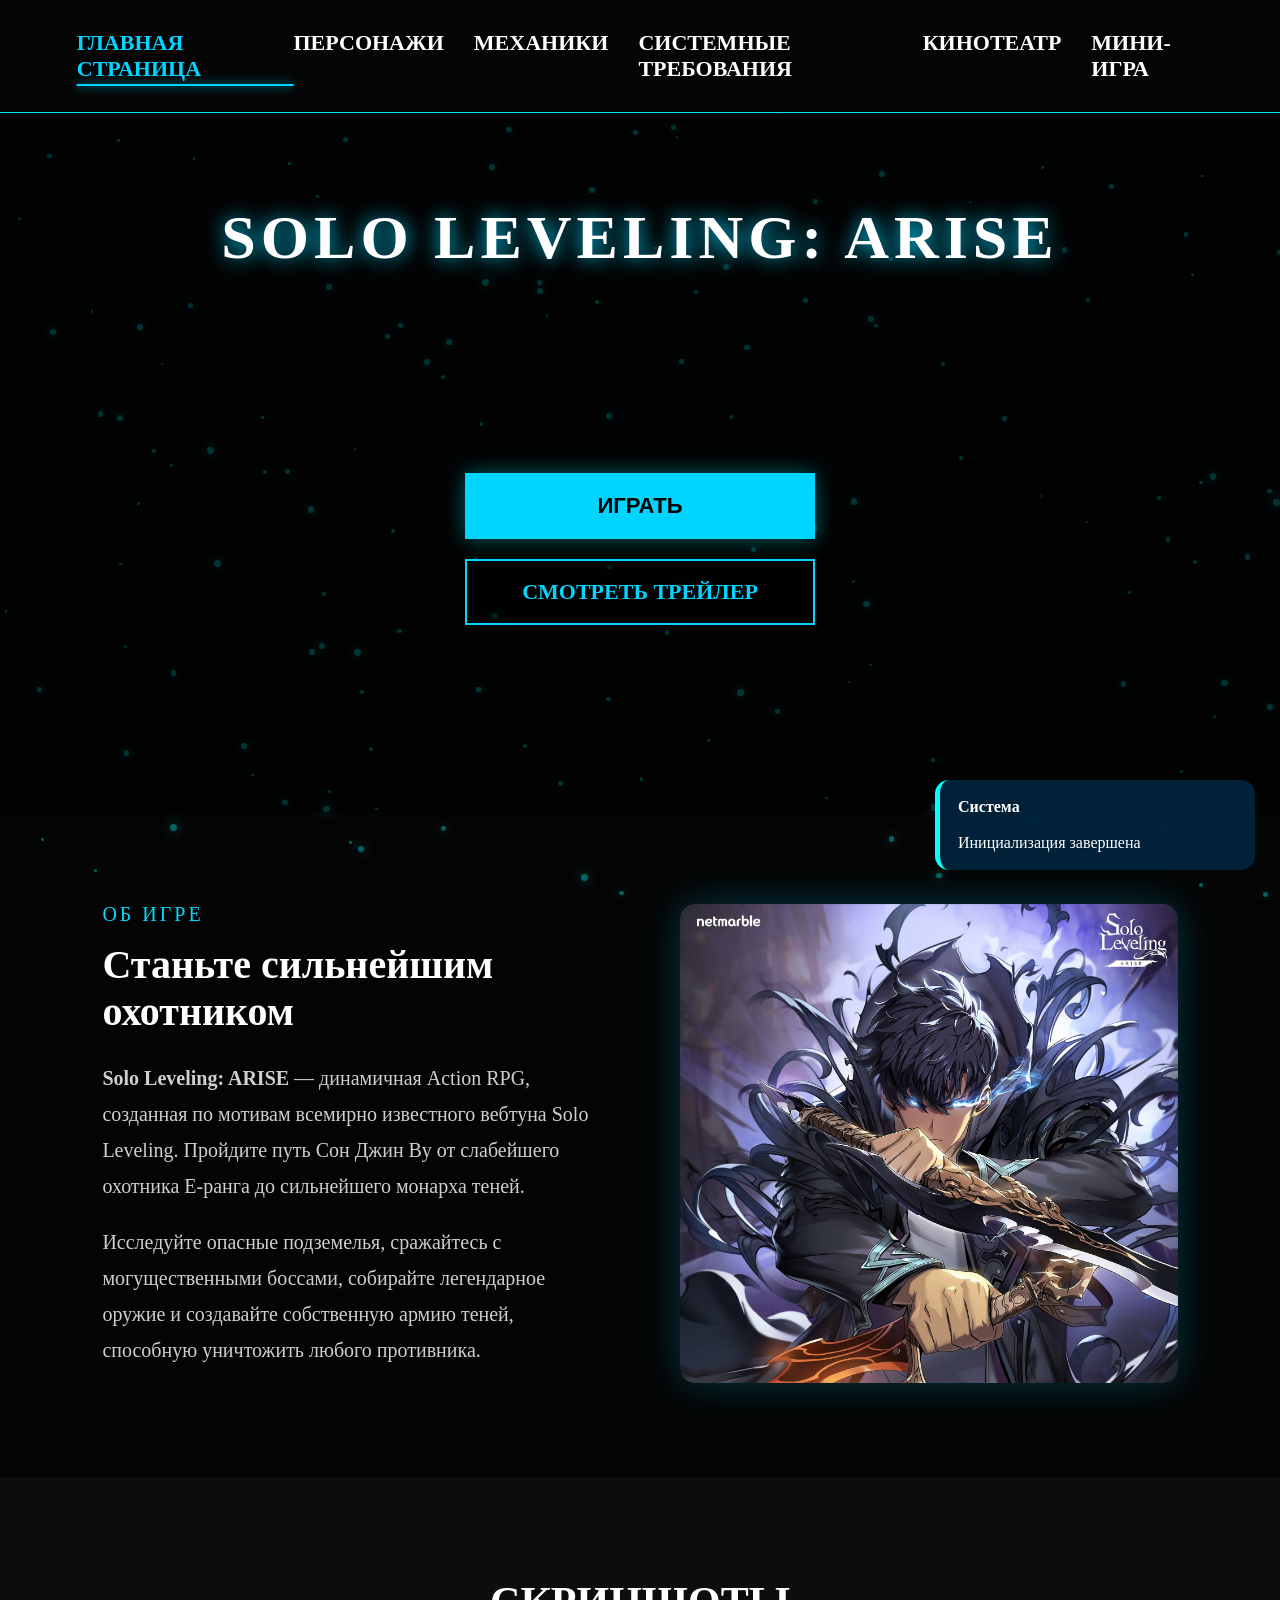
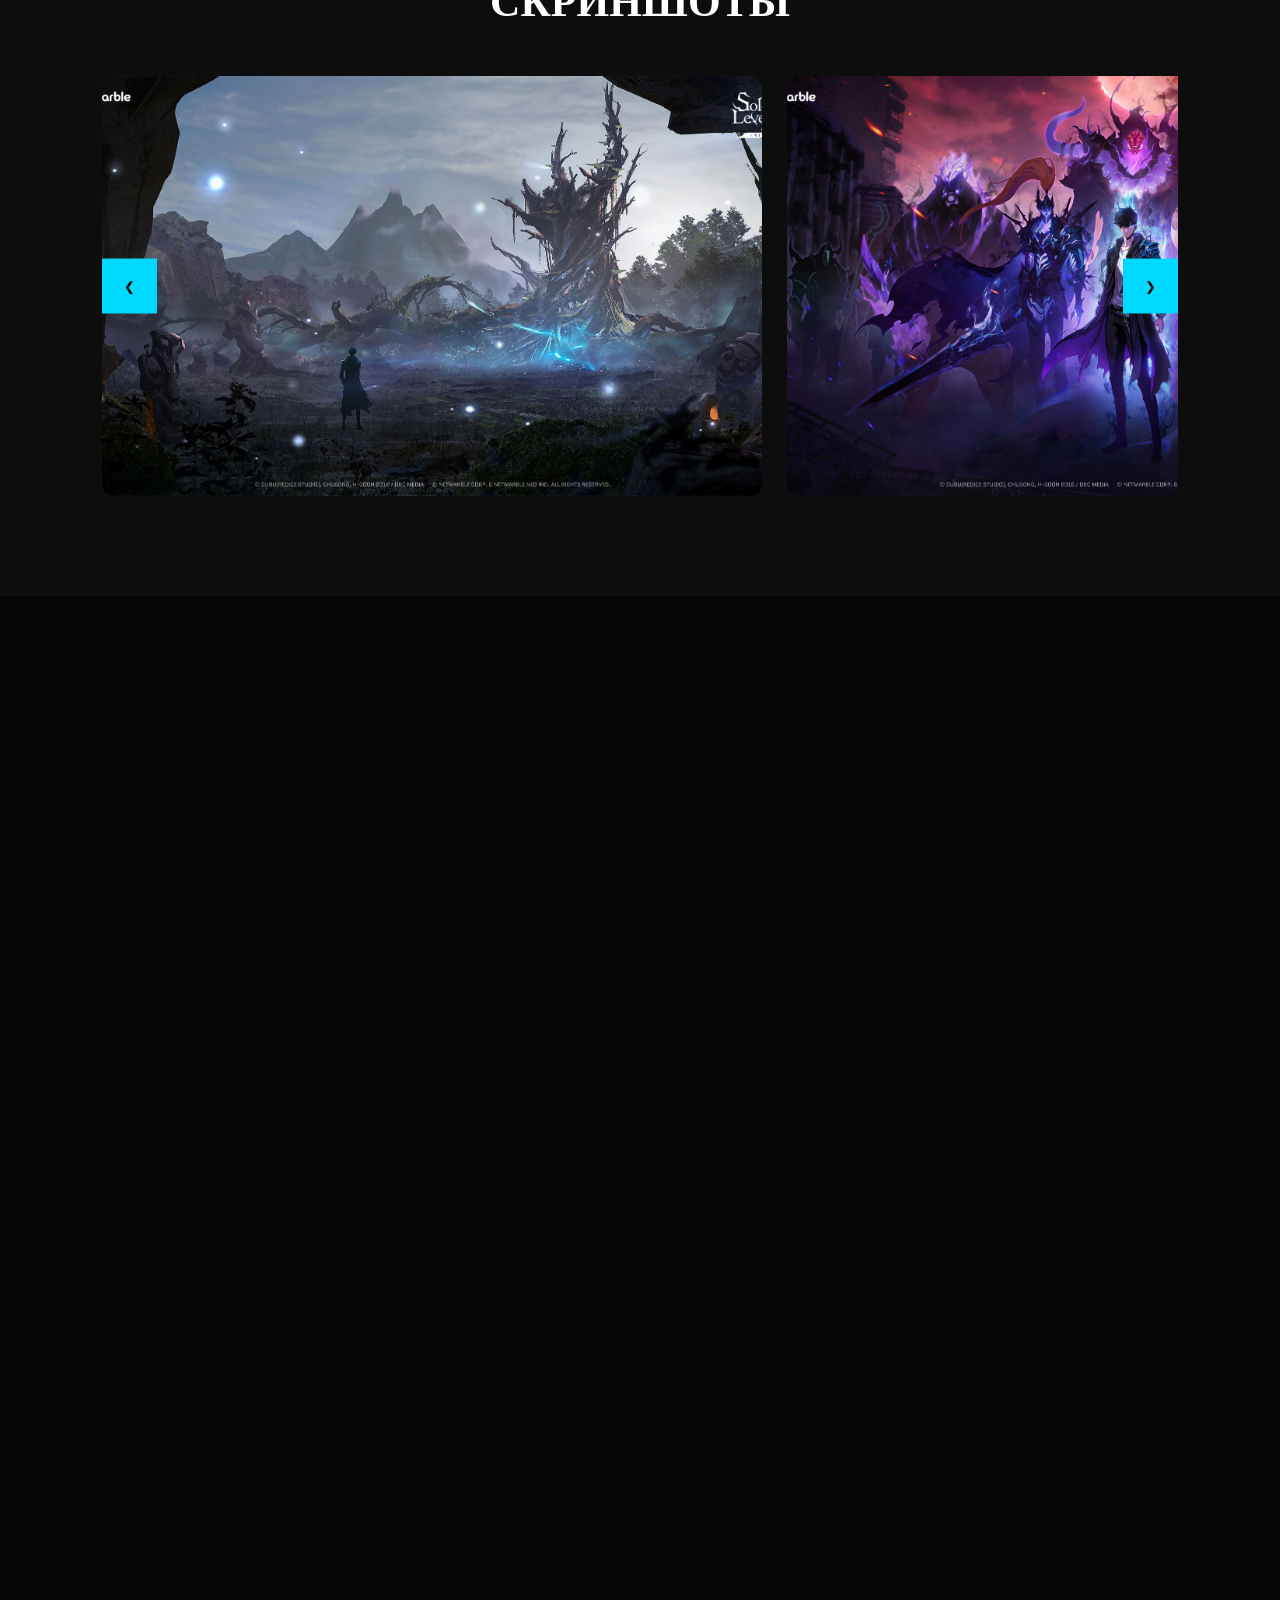
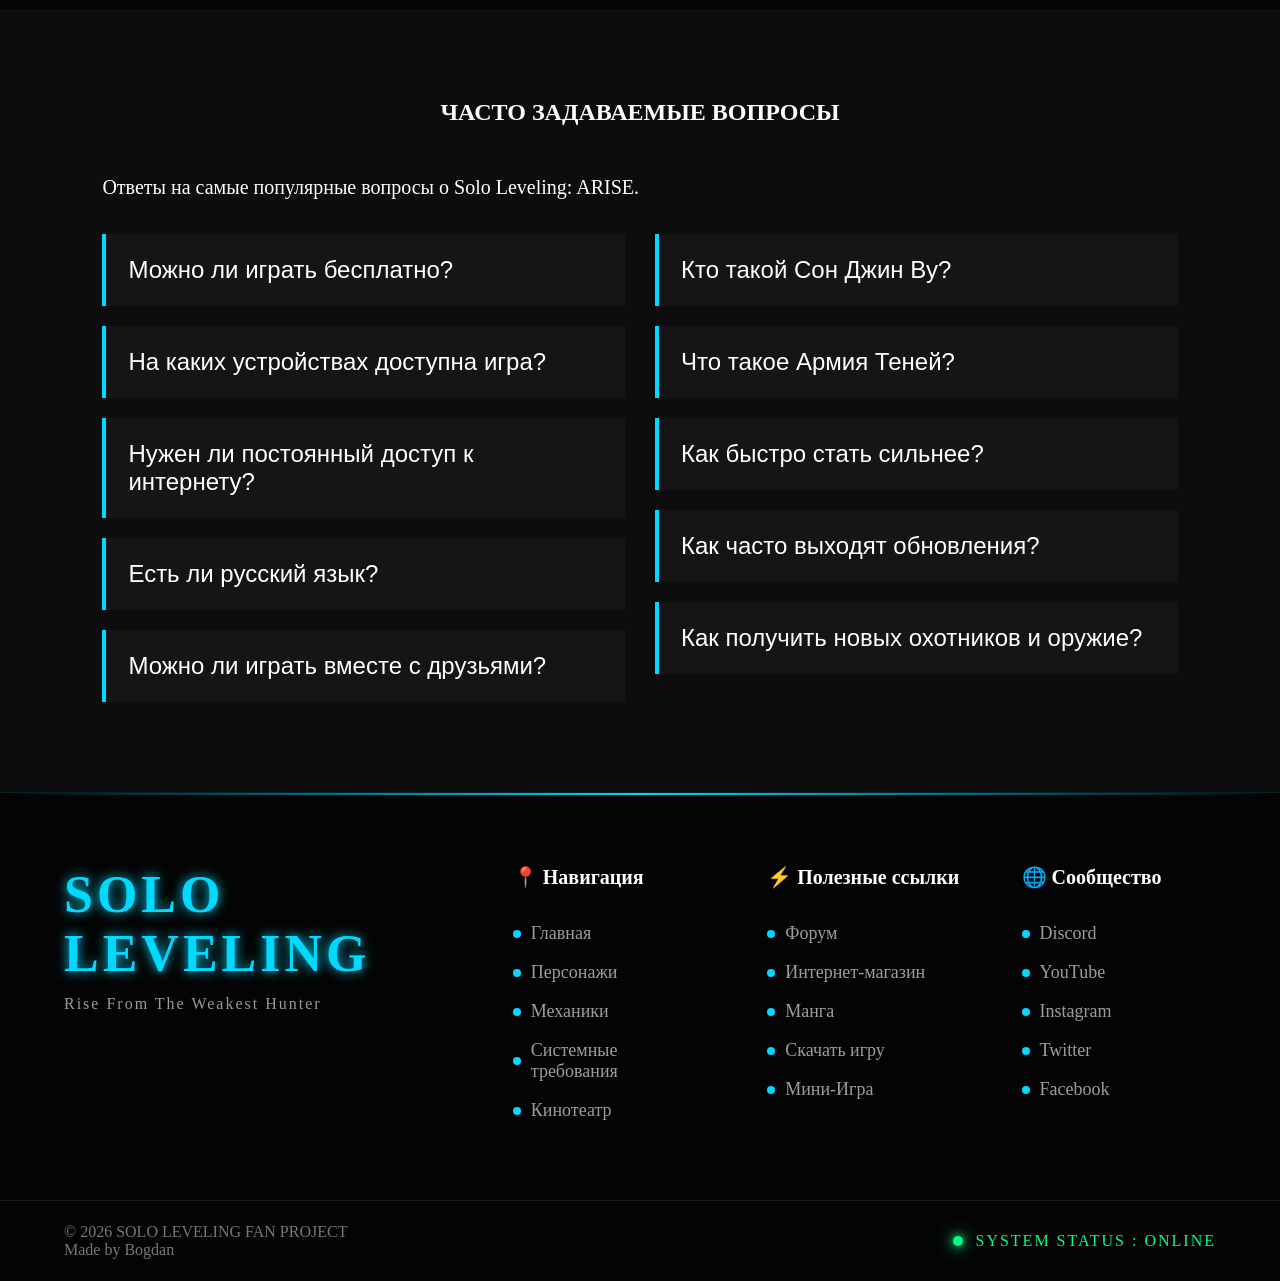
<file: index.html>
<!DOCTYPE html>
<html lang="ru">

<head>
    <meta charset="UTF-8">
    <meta name="viewport" content="width=device-width, initial-scale=1.0">
    <title>Главная</title>
    <link rel="stylesheet" href="/css/global/reset.css">
    <link rel="stylesheet" href="/css/global/navbar.css">
    <link rel="stylesheet" href="/css/global/footer.css">
    <link rel="stylesheet" href="/css/global/loader.css">
    <link rel="stylesheet" href="/css/global/notifications.css">
    <link rel="stylesheet" href="/css/global/particles.css">
    <link rel="stylesheet" href="/css/home/about.css">
    <link rel="stylesheet" href="/css/home/hero.css">
    <link rel="stylesheet" href="/css/home/gallery.css">
    <link rel="stylesheet" href="/css/home/news.css">
    <link rel="stylesheet" href="/css/home/faq.css">
    <link rel="stylesheet" href="/css/home/download.css">
    <link rel="stylesheet" href="/css/animations.css">
    <link rel="icon" href="/assets/icons/favicon.jpg" type="image/png">
</head>

<body>
    <nav class="navbar">
        <a href="index.html" class="active">ГЛАВНАЯ СТРАНИЦА</a>
        <ul class="nav-links">
            <li><a href="/html/characters.html">ПЕРСОНАЖИ</a></li>
            <li><a href="/html/game-info.html">МЕХАНИКИ</a></li>
            <li><a href="/html/requirements.html">СИСТЕМНЫЕ ТРЕБОВАНИЯ</a></li>
            <li><a href="/html/viewer.html">КИНОТЕАТР</a></li>
            <li><a href="/html/mini-game.html">МИНИ-ИГРА</a></li>
        </ul>
    </nav>
    <div id="particles"></div>
    <section class="hero-module">
        <video autoplay muted loop playsinline class="hero-video">
            <source src="/assets/video/hero-video.mp4" type="video/mp4">
        </video>
        <div class="hero-content">
            <h1>SOLO LEVELING: ARISE</h1>
            <div class="cta-group">
                <button class="btn-primary" id="play-btn">
                    ИГРАТЬ
                </button>
                <a href="https://www.youtube.com/watch?v=YvGSK8mIlt8" class="btn-secondary" target="_blank"
                    rel="noopener noreferrer">
                    СМОТРЕТЬ ТРЕЙЛЕР
                </a>
            </div>
        </div>
    </section>
    <section class="about-game hidden">
        <div class="about-content">
            <div class="about-text">
                <span class="section-tag">ОБ ИГРЕ</span>
                <h2>Станьте сильнейшим охотником</h2>

                <p>
                    <strong>Solo Leveling: ARISE</strong> — динамичная Action RPG,
                    созданная по мотивам всемирно известного вебтуна Solo Leveling.
                    Пройдите путь Сон Джин Ву от слабейшего охотника E-ранга до
                    сильнейшего монарха теней.
                </p>

                <p>
                    Исследуйте опасные подземелья, сражайтесь с могущественными
                    боссами, собирайте легендарное оружие и создавайте собственную
                    армию теней, способную уничтожить любого противника.
                </p>
            </div>

            <div class="about-image hidden">
                <img src="/assets/screens/main/main.jpg" alt="Solo Leveling">
            </div>
        </div>
    </section>
    <section class="gallery-section hidden">
        <h2>СКРИНШОТЫ</h2>
        <div class="slider">
            <button class="slider-btn prev">&#10094;</button>
            <div class="slider-track">
                <img src="/assets/screens/1.jpg">
                <img src="/assets/screens/2.jpg">
                <img src="/assets/screens/3.jpg">
                <img src="/assets/screens/4.jpg">
                <img src="/assets/screens/5.jpg">
                <img src="/assets/screens/6.jpg">
                <img src="/assets/screens/7.jpg">
                <img src="/assets/screens/8.jpg">
                <img src="/assets/screens/9.jpg">
                <img src="/assets/screens/10.jpg">
            </div>
            <button class="slider-btn next">&#10095;</button>
        </div>
    </section>
    <div class="lightbox">
        <span class="close-lightbox">&times;</span>
        <img class="lightbox-img">
    </div>
    <section class="news-section hidden">
        <h2>ПОСЛЕДНИЕ НОВОСТИ</h2>
        <div class="news-grid">
            <article class="news-card">
                <span class="date">28 Июня 2026</span>
                <h3>Обновление 2.3</h3>
                <p>
                    Добавлен новый охотник SSR, переработан баланс
                    и появились новые задания.
                </p>
            </article>
            <article class="news-card">
                <span class="date">16 Июня 2026</span>
                <h3>Летнее событие</h3>
                <p>
                    Выполняйте ежедневные миссии и получайте эксклюзивные награды.
                </p>
            </article>

            <article class="news-card">
                <span class="date">1 Июня 2026</span>
                <h3>Новый рейд</h3>
                <p>
                    Испытайте силы против нового босса и получите легендарную экипировку.
                </p>
            </article>
            <article class="news-card">
                <span class="date">24 Июня 2026</span>
                <h3>Новый SSR-охотник «Лю Цзыган»</h3>
                <p>
                    В игру добавлен Национальный охотник Лю Цзыган. Игрокам доступны
                    новые сюжетные задания, эксклюзивные события призыва и специальный
                    набор наград за вход в игру.
                </p>
            </article>

            <article class="news-card">
                <span class="date">11 Июня 2026</span>
                <h3>Летний фестиваль охотников</h3>
                <p>
                    Стартовало сезонное событие Summer Hunter Festival. Выполняйте
                    ежедневные миссии, собирайте специальные жетоны и обменивайте их
                    на SSR-оружие, артефакты и редкие материалы для усиления персонажей.
                </p>
            </article>

            <article class="news-card">
                <span class="date">29 Мая 2026</span>
                <h3>Новый режим «Proof of the Strong»</h3>
                <p>
                    Добавлен новый высокоуровневый режим испытаний, в котором игрокам
                    предстоит сразиться с усиленными боссами. За прохождение можно
                    получить легендарное снаряжение и уникальные титулы.
                </p>
            </article>
        </div>
    </section>
    <section class="faq-section hidden" id="faq">
        <h2>ЧАСТО ЗАДАВАЕМЫЕ ВОПРОСЫ</h2>
        <p class="faq-subtitle">
            Ответы на самые популярные вопросы о Solo Leveling: ARISE.
        </p>
        <div class="faq">
            <div class="faq-column">
                <div class="faq-item">
                    <button class="faq-question">
                        Можно ли играть бесплатно?
                    </button>
                    <div class="faq-answer">
                        <p>
                            Да. <strong>Solo Leveling: ARISE</strong> распространяется по модели
                            Free-to-Play, поэтому скачать и начать играть можно совершенно бесплатно.
                        </p>
                        <p>
                            В игре присутствуют внутриигровые покупки, однако большинство контента,
                            включая сюжет, развитие персонажей, подземелья и события, доступно без
                            обязательных вложений.
                        </p>
                    </div>
                </div>
                <div class="faq-item">
                    <button class="faq-question">
                        На каких устройствах доступна игра?
                    </button>

                    <div class="faq-answer">
                        <p>
                            Игра доступна на ПК, Android и iOS.
                        </p>
                        <p>
                            Вы можете использовать одну учетную запись и продолжить прохождение
                            на любом поддерживаемом устройстве, если выполнен вход в один аккаунт.
                        </p>
                    </div>
                </div>
                <div class="faq-item">
                    <button class="faq-question">
                        Нужен ли постоянный доступ к интернету?
                    </button>

                    <div class="faq-answer">
                        <p>
                            Да. Для запуска игры и большинства игровых режимов требуется
                            стабильное интернет-соединение.
                        </p>

                        <p>
                            Это необходимо для синхронизации игрового прогресса, участия
                            в событиях, получения наград и обновлений.
                        </p>
                    </div>
                </div>
                <div class="faq-item">
                    <button class="faq-question">
                        Есть ли русский язык?
                    </button>
                    <div class="faq-answer">
                        <p>
                            Да. Игра поддерживает русский интерфейс и субтитры.
                        </p>
                        <p>
                            Язык можно изменить в настройках игры без необходимости
                            переустанавливать клиент.
                        </p>
                    </div>
                </div>
                <div class="faq-item">
                    <button class="faq-question">
                        Можно ли играть вместе с друзьями?
                    </button>
                    <div class="faq-answer">
                        <p>
                            Основной сюжет ориентирован на одиночное прохождение,
                            однако игра регулярно предлагает события, рейтинговые режимы
                            и соревновательный контент, где можно сравнить свои результаты
                            с другими игроками.
                        </p>
                    </div>
                </div>
            </div>
            <div class="faq-column">
                <div class="faq-item">
                    <button class="faq-question">
                        Кто такой Сон Джин Ву?
                    </button>
                    <div class="faq-answer">
                        <p>
                            Сон Джин Ву — главный герой вселенной Solo Leveling.
                            В начале истории он считается слабейшим охотником E-ранга,
                            однако после получения загадочной Системы становится единственным,
                            кто способен бесконечно развивать свои способности.
                        </p>
                        <p>
                            Именно его путь от самого слабого до сильнейшего Монарха Теней
                            лежит в основе сюжета игры.
                        </p>
                    </div>
                </div>
                <div class="faq-item">
                    <button class="faq-question">
                        Что такое Армия Теней?
                    </button>
                    <div class="faq-answer">
                        <p>
                            Побеждая сильных противников, Сон Джин Ву способен превращать их
                            в своих теневых солдат.
                        </p>
                        <p>
                            Каждый призванный воин обладает собственными характеристиками
                            и может участвовать в боях, усиливая вашу команду.
                        </p>
                    </div>
                </div>
                <div class="faq-item">
                    <button class="faq-question">
                        Как быстро стать сильнее?
                    </button>
                    <div class="faq-answer">
                        <p>
                            Регулярно проходите сюжетные главы, улучшайте оружие,
                            развивайте навыки, усиливайте Армию Теней и выполняйте ежедневные задания.
                        </p>
                        <p>
                            Не забывайте участвовать во временных событиях —
                            они позволяют получить редкие материалы и ценные награды,
                            значительно ускоряющие развитие аккаунта.
                        </p>
                    </div>
                </div>
                <div class="faq-item">
                    <button class="faq-question">
                        Как часто выходят обновления?
                    </button>
                    <div class="faq-answer">
                        <p>
                            Разработчики регулярно выпускают обновления, добавляя новых
                            охотников, игровые режимы, сюжетные главы, события и улучшения
                            игрового баланса.
                        </p>
                        <p>
                            Следить за всеми изменениями можно в разделе новостей
                            или на официальных страницах проекта.
                        </p>
                    </div>
                </div>
                <div class="faq-item">

                    <button class="faq-question">
                        Как получить новых охотников и оружие?
                    </button>

                    <div class="faq-answer">
                        <p>
                            Новых охотников и оружие можно получить с помощью системы призыва
                            (Gacha), участвуя в специальных событиях, выполняя сюжетные главы,
                            ежедневные задания и сезонные активности.
                        </p>

                        <p>
                            Самые редкие персонажи и оружие имеют высокий ранг (SSR) и появляются
                            в ограниченных баннерах. Во время специальных событий вероятность их
                            получения увеличивается, поэтому рекомендуется сохранять ресурсы и
                            использовать их именно в период действия таких баннеров.
                        </p>
                    </div>

                </div>
            </div>
        </div>
    </section>
    <footer class="footer hidden">
        <div class="footer-line"></div>
        <div class="footer-content">
            <div class="footer-brand">
                <h2>SOLO LEVELING</h2>
                <p>Rise From The Weakest Hunter</p>
            </div>
            <div class="footer-column">
                <h3>📍 Навигация</h3>
                <a href="index.html">Главная</a>
                <a href="/html/characters.html">Персонажи</a>
                <a href="html/game-info.html">Механики</a>
                <a href="/html/requirements.html">Системные требования</a>
                <a href="/html/viewer.html">Кинотеатр</a>
            </div>
            <div class="footer-column">
                <h3>⚡ Полезные ссылки</h3>
                <a href="https://forum.netmarble.com/slv_en" target="_blank" rel="noopener noreferrer">Форум</a>
                <a href="https://slvshop.netmarble.com/ru/" target="_blank"
                    rel="noopener noreferrer">Интернет-магазин</a>
                <a href="https://com-x.life/9117-podnyatie-urovnya-v-odinochku-h3s2.html" target="_blank"
                    rel="noopener noreferrer">Манга</a>
                <a href="#" id="download-footer-btn">Скачать игру</a>
                <a href="/html/mini-game.html">Мини-Игра</a>
            </div>
            <div class="footer-column">
                <h3>🌐 Сообщество</h3>
                <a href="https://discord.com/invite/sololevelingarise-gl" target="_blank"
                    rel="noopener noreferrer">Discord</a>
                <a href="https://www.youtube.com/@SoloLevelingARISE_GL" target="_blank"
                    rel="noopener noreferrer">YouTube</a>
                <a href="https://www.instagram.com/sololeveling.arise" target="_blank"
                    rel="noopener noreferrer">Instagram</a>
                <a href="https://x.com/Sololv_ARISE_GL" target="_blank"
                    rel="noopener noreferrer">Twitter</a>
                <a href="https://www.facebook.com/SoloLevelingARISE.EN/" target="_blank"
                    rel="noopener noreferrer">Facebook</a>
            </div>
        </div>
        <div class="footer-bottom">
            <span>© 2026 SOLO LEVELING FAN PROJECT <br> Made by Bogdan</span>
            <div class="system-status">
                <span class="status-dot"></span>
                SYSTEM STATUS : ONLINE
            </div>
        </div>
    </footer>
    <div id="download-modal">
        <div class="modal-content">
            <button class="close-btn2">&times;</button>
            <h2>Скачать игру</h2>
            <h3>MOBILE</h3>
            <div class="store-links">
                <a href="https://apps.apple.com/us/app/solo-leveling-arise/id1662742277"><img class="icon-download"
                        src="/assets/download-icons/app-store.svg" alt=""></a>
                <a href="https://play.google.com/store/apps/details?id=com.netmarble.sololv"><img class="icon-download"
                        src="/assets/download-icons/google-play.svg" alt=""></a>
                <a href="https://store.epicgames.com/p/solo-levelingarise-android-85219e"><img class="icon-download"
                        src="/assets/download-icons/epic-games.svg" alt=""></a>
            </div>

            <h3>PC</h3>
            <div class="store-links">
                <a href="https://sololeveling.netmarble.com/ru/pcplay"><img src="/assets/download-icons/version-pc.svg"
                        alt="" class="icon-download"> </a>
                <a href="https://play.google.com/store/apps/details?id=com.netmarble.sololv"><img class="icon-download"
                        src="/assets/download-icons/google-play-pc.svg" alt=""></a>
            </div>
        </div>
    </div>
    <div id="notifications"></div>
    <div id="loader">
        <div class="loader-circle"></div>
        <span>INITIALIZING SYSTEM...</span>
    </div>
    <script type="module" src="/js/main.js"></script>
    <script src="/js/loader.js"></script>
    <script src="/js/navbar.js"></script>
    <script src="/js/particles.js"></script>
</body>

</html>
</file>
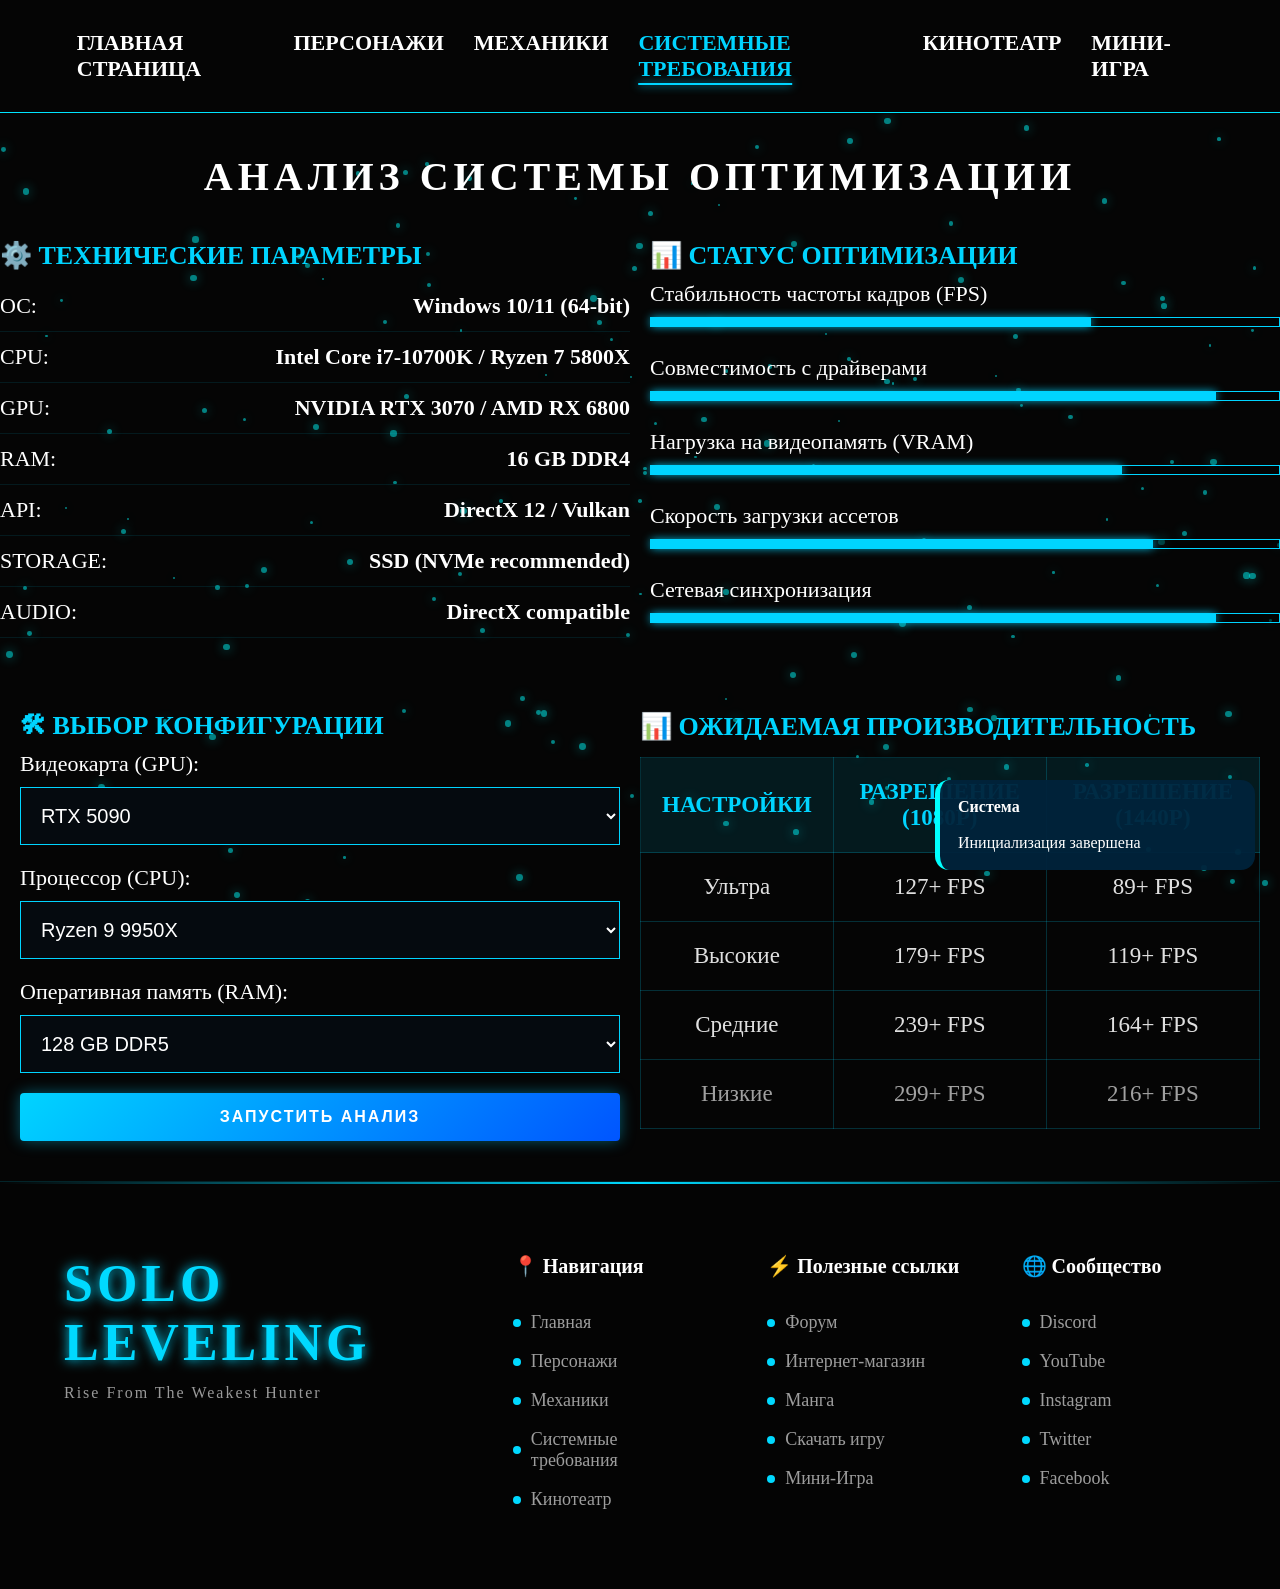
<file: html/requirements.html>
<!DOCTYPE html>
<html lang="ru">

<head>
    <meta charset="UTF-8">
    <meta name="viewport" content="width=device-width, initial-scale=1.0">
    <link rel="stylesheet" href="/css/global/footer.css">
    <link rel="stylesheet" href="/css/global/loader.css">
    <link rel="stylesheet" href="/css/global/navbar.css">
    <link rel="stylesheet" href="/css/global/notifications.css">
    <link rel="stylesheet" href="/css/global/particles.css">
    <link rel="stylesheet" href="/css/global/reset.css">
    <link rel="stylesheet" href="/css/requirements/page.css">
    <link rel="stylesheet" href="/css/requirements/system.css">
    <link rel="stylesheet" href="/css/requirements/form.css">
    <link rel="stylesheet" href="/css/requirements/fps.css">
    <link rel="stylesheet" href="/css/animations.css">
    <title>Производительность</title>
    <link rel="icon" href="/assets/icons/favicon.jpg" type="image/png">
</head>

<body>
    <div id="particles"></div>
    <nav class="navbar">
        <a href="../index.html">ГЛАВНАЯ СТРАНИЦА</a>
        <ul class="nav-links">
            <li><a href="/html/characters.html">ПЕРСОНАЖИ</a></li>
            <li><a href="/html/game-info.html">МЕХАНИКИ</a></li>
            <li><a href="/html/requirements.html" class="active">СИСТЕМНЫЕ ТРЕБОВАНИЯ</a></li>
            <li><a href="/html/viewer.html">КИНОТЕАТР</a></li>
            <li><a href="/html/mini-game.html">МИНИ-ИГРА</a></li>
        </ul>
    </nav>
    <main class="page-container">
        <h1 class="system-header">АНАЛИЗ СИСТЕМЫ ОПТИМИЗАЦИИ</h1>

        <div class="system-grid">
            <div class="system-panel">
                <h3 class="system-title">⚙️ ТЕХНИЧЕСКИЕ ПАРАМЕТРЫ</h3>
                <div class="spec-row"><span>ОС:</span> <strong>Windows 10/11 (64-bit)</strong></div>
                <div class="spec-row"><span>CPU:</span> <strong>Intel Core i7-10700K / Ryzen 7 5800X</strong></div>
                <div class="spec-row"><span>GPU:</span> <strong>NVIDIA RTX 3070 / AMD RX 6800</strong></div>
                <div class="spec-row"><span>RAM:</span> <strong>16 GB DDR4</strong></div>
                <div class="spec-row"><span>API:</span> <strong>DirectX 12 / Vulkan</strong></div>
                <div class="spec-row"><span>STORAGE:</span> <strong>SSD (NVMe recommended)</strong></div>
                <div class="spec-row"><span>AUDIO:</span> <strong>DirectX compatible</strong></div>
            </div>

            <div class="system-panel">
                <h3 class="system-title">📊 СТАТУС ОПТИМИЗАЦИИ</h3>

                <div class="progress-container">
                    <p>Стабильность частоты кадров (FPS)</p>
                    <div class="progress-bar">
                        <div class="fill" style="width: 70%;"></div>
                    </div>
                </div>

                <div class="progress-container">
                    <p>Совместимость с драйверами</p>
                    <div class="progress-bar">
                        <div class="fill" style="width: 90%;"></div>
                    </div>
                </div>

                <div class="progress-container">
                    <p>Нагрузка на видеопамять (VRAM)</p>
                    <div class="progress-bar">
                        <div class="fill" style="width: 75%;"></div>
                    </div>
                </div>

                <div class="progress-container">
                    <p>Скорость загрузки ассетов</p>
                    <div class="progress-bar">
                        <div class="fill" style="width: 80%;"></div>
                    </div>
                </div>

                <div class="progress-container">
                    <p>Сетевая синхронизация</p>
                    <div class="progress-bar">
                        <div class="fill" style="width: 90%;"></div>
                    </div>
                </div>
            </div>
        </div>
        <div class="system-panel calculate-panel">
            <div class="left-column">
                <h3 class="system-title">🛠 ВЫБОР КОНФИГУРАЦИИ</h3>
                <form id="perf-form">
                    <label>Видеокарта (GPU):</label>
                    <select id="gpu-select">
                        <option value="2.0" selected>RTX 5090</option>
                        <option value="1.7">RTX 5080</option>
                        <option value="1.5">RTX 4090</option>
                        <option value="1.2">RTX 4070</option>
                        <option value="1.0">RTX 3070</option>
                        <option value="0.7">RTX 3060</option>
                        <option value="0.4">GTX 1650</option>
                        <option value="0.2">Integrated Graphics</option>
                    </select>

                    <label>Процессор (CPU):</label>
                    <select id="cpu-select">
                        <option value="1.5" selected>Ryzen 9 9950X</option>
                        <option value="1.4">Ryzen 7 9700X</option>
                        <option value="1.3">Core i9-14900K</option>
                        <option value="1.2">Ryzen 5 7600X</option>
                        <option value="1.0">Core i7-10700K</option>
                        <option value="0.5">Core i3-12100</option>
                    </select>

                    <label>Оперативная память (RAM):</label>
                    <select id="ram-select">
                        <option value="1.4" selected>128 GB DDR5</option>
                        <option value="1.2">64 GB DDR5</option>
                        <option value="1.1">32 GB DDR5</option>
                        <option value="1.0">16 GB DDR4</option>
                        <option value="0.7">8 GB DDR4</option>
                        <option value="0.4">4 GB DDR4</option>
                    </select>

                    <button type="button" onclick="calculateFPS()" class="scan-btn">ЗАПУСТИТЬ АНАЛИЗ</button>
                </form>
            </div>
            <div class="right-column">
                <h3 class="system-title">📊 ОЖИДАЕМАЯ ПРОИЗВОДИТЕЛЬНОСТЬ</h3>
                <table class="fps-table">
                    <thead>
                        <tr>
                            <th>Настройки</th>
                            <th>Разрешение (1080p)</th>
                            <th>Разрешение (1440p)</th>
                        </tr>
                    </thead>
                    <tbody>
                        <tr>
                            <td>Ультра</td>
                            <td class="fps-val" data-base="85">85+ FPS</td>
                            <td class="fps-val" data-base="60">60+ FPS</td>
                        </tr>
                        <tr>
                            <td>Высокие</td>
                            <td class="fps-val" data-base="120">121+ FPS</td>
                            <td class="fps-val" data-base="80">80+ FPS</td>
                        </tr>
                        <tr>
                            <td>Средние</td>
                            <td class="fps-val" data-base="160">161+ FPS</td>
                            <td class="fps-val" data-base="110">111+ FPS</td>
                        </tr>
                        <tr>
                            <td>Низкие</td>
                            <td class="fps-val" data-base="200">202+ FPS</td>
                            <td class="fps-val" data-base="145">146+ FPS</td>
                        </tr>
                    </tbody>
                </table>
            </div>
        </div>
        <footer class="footer hidden">
            <div class="footer-line"></div>
            <div class="footer-content">
                <div class="footer-brand">
                    <h2>SOLO LEVELING</h2>
                    <p>Rise From The Weakest Hunter</p>
                </div>
                <div class="footer-column">
                    <h3>📍 Навигация</h3>
                    <a href="../index.html">Главная</a>
                    <a href="/html/characters.html">Персонажи</a>
                    <a href="/html/game-info.html">Механики</a>
                    <a href="/html/requirements.html">Системные требования</a>
                    <a href="/html/viewer.html">Кинотеатр</a>
                </div>
                <div class="footer-column">
                    <h3>⚡ Полезные ссылки</h3>
                    <a href="https://forum.netmarble.com/slv_en" target="_blank" rel="noopener noreferrer">Форум</a>
                    <a href="https://slvshop.netmarble.com/ru/" target="_blank"
                        rel="noopener noreferrer">Интернет-магазин</a>
                    <a href="https://com-x.life/9117-podnyatie-urovnya-v-odinochku-h3s2.html" target="_blank"
                        rel="noopener noreferrer">Манга</a>
                    <a href="#" id="download-footer-btn">Скачать игру</a>
                    <a href="/html/mini-game.html">Мини-Игра</a>
                </div>
                <div class="footer-column">
                    <h3>🌐 Сообщество</h3>
                    <a href="https://discord.com/invite/sololevelingarise-gl" target="_blank"
                        rel="noopener noreferrer">Discord</a>
                    <a href="https://www.youtube.com/@SoloLevelingARISE_GL" target="_blank"
                        rel="noopener noreferrer">YouTube</a>
                    <a href="https://www.instagram.com/sololeveling.arise" target="_blank"
                        rel="noopener noreferrer">Instagram</a>
                    <a href="https://x.com/Sololv_ARISE_GL" target="_blank" rel="noopener noreferrer">Twitter</a>
                    <a href="https://www.facebook.com/SoloLevelingARISE.EN/" target="_blank"
                        rel="noopener noreferrer">Facebook</a>
                </div>
            </div>
        </footer>
    </main>
    <div id="notifications"></div>
    <div id="loader">
        <div class="loader-circle"></div>
        <span>INITIALIZING SYSTEM...</span>
    </div>
    <script type="module" src="/js/main.js"></script>
    <script src="/js/particles.js"></script>
    <script src="/js/loader.js"></script>
    <script src="/js/requirements.js"></script>
    <script src="/js/navbar.js"></script>
</body>

</html>
</file>
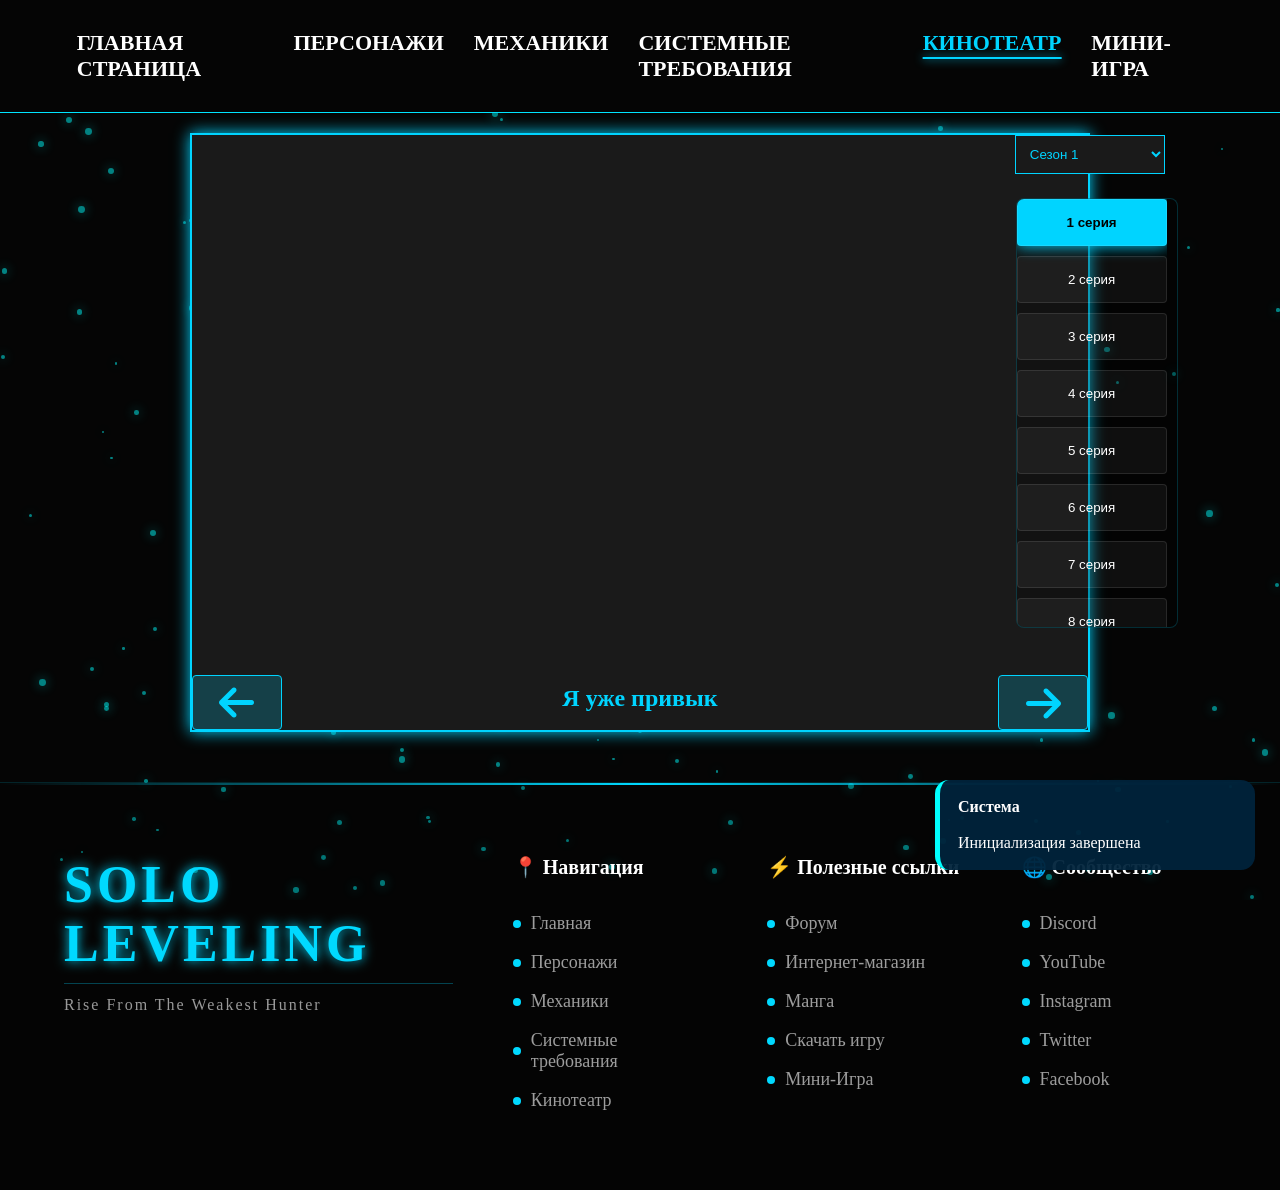
<file: html/viewer.html>
<!DOCTYPE html>
<html lang="ru">

<head>
    <meta charset="UTF-8">
    <meta name="viewport" content="width=device-width, initial-scale=1.0">
    <link rel="stylesheet" href="/css/global/loader.css">
    <link rel="stylesheet" href="/css/global/navbar.css">
    <link rel="stylesheet" href="/css/global/notifications.css">
    <link rel="stylesheet" href="/css/global/particles.css">
    <link rel="stylesheet" href="/css/global/reset.css">
    <link rel="stylesheet" href="/css/global/footer.css">
    <link rel="stylesheet" href="/css/viewer/player.css">
    <link rel="stylesheet" href="/css/viewer/episodes.css">
    <link rel="stylesheet" href="/css/viewer/ep-btn.css">
    <link rel="stylesheet" href="/css/animations.css">
    <link rel="stylesheet" href="https://cdnjs.cloudflare.com/ajax/libs/font-awesome/6.5.2/css/all.min.css">
    <title>Просмотр</title>
    <link rel="icon" href="/assets/icons/favicon.jpg" type="image/png">
</head>

<body>
    <div id="particles"></div>
    <nav class="navbar">
        <a href="../index.html">ГЛАВНАЯ СТРАНИЦА</a>
        <ul class="nav-links">
            <li><a href="characters.html">ПЕРСОНАЖИ</a></li>
            <li><a href="game-info.html">МЕХАНИКИ</a></li>
            <li><a href="requirements.html">СИСТЕМНЫЕ ТРЕБОВАНИЯ</a></li>
            <li><a href="viewer.html" class="active">КИНОТЕАТР</a></li>
            <li><a href="mini-game.html">МИНИ-ИГРА</a></li>
        </ul>
    </nav>
    <main class="anime-viewer">
        <div class="video-container2">
            <iframe id="main-player" src="" frameborder="0" allowfullscreen></iframe>
        </div>
        <div class="episodes-wrapper">
            <div class="nav-arrows">
                <button id="prev-ep" class="arrow-btn"><i id="left-arrow" class="fa-solid fa-arrow-down"></i></button>
                <h2 id="series-title" style="border: none;" class="title"></h2>
                <button id="next-ep" class="arrow-btn"><i id="right-arrow" class="fa-solid fa-arrow-down"></i></button>
            </div>
            <div class="season-selector">
                <label for="season-select"></label>
                <select id="season-select">
                    <option value="1">Сезон 1</option>
                    <option value="2">Сезон 2</option>
                </select>
            </div>
            <div class="episodes-scroll-container">
                <div class="episodes-grid">
                    <button class="ep-btn active">1 серия</button>
                    <button class="ep-btn">2 серия</button>
                    <button class="ep-btn">3 серия</button>
                    <button class="ep-btn">4 серия</button>
                    <button class="ep-btn">5 серия</button>
                    <button class="ep-btn">6 серия</button>
                    <button class="ep-btn">7 серия</button>
                    <button class="ep-btn">8 серия</button>
                    <button class="ep-btn">9 серия</button>
                    <button class="ep-btn">10 серия</button>
                    <button class="ep-btn">11 серия</button>
                    <button class="ep-btn">12 серия</button>
                </div>
            </div>
        </div>
    </main>
    <footer class="footer hidden">
        <div class="footer-line"></div>
        <div class="footer-content">
            <div class="footer-brand">
                <h2>SOLO LEVELING</h2>
                <p>Rise From The Weakest Hunter</p>
            </div>
            <div class="footer-column">
                <h3>📍 Навигация</h3>
                <a href="../index.html">Главная</a>
                <a href="/html/characters.html">Персонажи</a>
                <a href="/html/game-info.html">Механики</a>
                <a href="/html/requirements.html">Системные требования</a>
                <a href="/html/viewer.html">Кинотеатр</a>
            </div>
            <div class="footer-column">
                <h3>⚡ Полезные ссылки</h3>
                <a href="https://forum.netmarble.com/slv_en" target="_blank" rel="noopener noreferrer">Форум</a>
                <a href="https://slvshop.netmarble.com/ru/" target="_blank"
                    rel="noopener noreferrer">Интернет-магазин</a>
                <a href="https://com-x.life/9117-podnyatie-urovnya-v-odinochku-h3s2.html" target="_blank"
                    rel="noopener noreferrer">Манга</a>
                <a href="#" id="download-footer-btn">Скачать игру</a>
                <a href="/html/mini-game.html">Мини-Игра</a>
            </div>
            <div class="footer-column">
                <h3>🌐 Сообщество</h3>
                <a href="https://discord.com/invite/sololevelingarise-gl" target="_blank"
                    rel="noopener noreferrer">Discord</a>
                <a href="https://www.youtube.com/@SoloLevelingARISE_GL" target="_blank"
                    rel="noopener noreferrer">YouTube</a>
                <a href="https://www.instagram.com/sololeveling.arise" target="_blank"
                    rel="noopener noreferrer">Instagram</a>
                <a href="https://x.com/Sololv_ARISE_GL" target="_blank" rel="noopener noreferrer">Twitter</a>
                <a href="https://www.facebook.com/SoloLevelingARISE.EN/" target="_blank"
                    rel="noopener noreferrer">Facebook</a>
            </div>
        </div>
    </footer>
    <div id="notifications"></div>
    <div id="loader">
        <div class="loader-circle"></div>
        <span>INITIALIZING SYSTEM...</span>
    </div>
    <script type="module" src="/js/main.js"></script>
    <script src="/js/particles.js"></script>
    <script src="/js/loader.js"></script>
    <script src="/js/gallery-video.js"></script>
</body>

</html>
</file>
<file: css/global/navbar.css>
.navbar {
    position: sticky;
    top: 0;
    z-index: 1000;
    display: flex;
    justify-content: space-between;
    align-items: center;
    padding: 30px 6%;
    border-bottom: 1px solid var(--cyan);
    background: var(--bg-dark);
    transition: transform 0.5s ease-in-out;
}

.nav-links {
    display: flex;
    list-style: none;
    gap: 30px;
}

.nav-links a,
.navbar a {
    color: #fff;
    font-size: 22px;
    font-weight: 700;
    position: relative;
    transition: color 0.3s;
}

.nav-links a::after,
.navbar a::after {
    content: '';
    position: absolute;
    width: 0;
    height: 2px;
    bottom: -4px;
    left: 50%;
    background-color: var(--neon-blue);
    box-shadow: 0 0 10px var(--neon-blue);
    transition: all 0.3s ease-out;
    transform: translateX(-50%);
}

.nav-links a.active::after,
.navbar a.active::after {
    width: 100%;
}

.nav-links a:hover::after,
.navbar a:hover::after {
    width: 100%;
}

.nav-links a span:hover,
.nav-links a.active,
.navbar a:hover,
.navbar a.active {

    color: var(--neon-blue);
}

.navbar--hidden {
    transform: translateY(-100%);
}
</file>
<file: css/global/footer.css>
.footer {
    position: relative;
    background: #05050516;
    overflow: hidden;
    border-top: 1px solid rgba(0, 217, 255, .15);
}

.footer-line {
    height: 2px;
    background: linear-gradient(90deg,
            transparent,
            #00d9ff,
            transparent);
    animation: lineMove 5s linear infinite;
}

.footer-content {
    width: min(1300px, 90%);
    margin: auto;
    padding: 70px 0;
    display: grid;
    grid-template-columns: 2fr 1fr 1fr 1fr;
    gap: 60px;
}

.footer-brand {
    position: relative;
}

.footer-brand h2 {
    color: #00d9ff;
    font-size: 52px;
    letter-spacing: 4px;
    margin-bottom: 12px;
    text-shadow: 0 0 12px #00d9ff;
}

.footer-brand p {
    color: #999;
    letter-spacing: 2px;
}

.brand-glow {
    width: 220px;
    height: 220px;
    position: absolute;
    left: -60px;
    top: -60px;
    border-radius: 50%;
    background: radial-gradient(circle, #00d9ff33, transparent 70%);
    animation: pulse 4s infinite;
    pointer-events: none;
}

.footer-column h3 {
    color: white;
    margin-bottom: 25px;
    font-size: 20px;
}

.footer-column {
    display: flex;
    flex-direction: column;
}

.footer-column a {
    color: #9d9d9d;
    text-decoration: none;
    margin: 9px 0;
    transition: .3s;
    position: relative;
    padding-left: 18px;
    font-size: 18px;
}

.footer-column a::before {
    content: "";
    position: absolute;
    width: 8px;
    height: 8px;
    border-radius: 50%;
    background: #00d9ff;
    left: 0;
    top: 50%;
    transform: translateY(-50%);
    transition: .3s;
}

.footer-column a:hover {
    color: white;
    transform: translateX(10px);
}

.footer-column a:hover::before {
    box-shadow:
        0 0 10px #00d9ff,
        0 0 20px #00d9ff,
        0 0 35px #00d9ff;
}

.footer-bottom {
    border-top: 1px solid rgba(255, 255, 255, .08);
    padding: 22px 5%;
    display: flex;
    justify-content: space-between;
    align-items: center;
    color: #777;
}

.system-status {
    display: flex;
    align-items: center;
    gap: 12px;
    letter-spacing: 2px;
    color: #00ff88;
}

.status-dot {
    width: 10px;
    height: 10px;
    border-radius: 50%;
    background: #00ff88;
    box-shadow:
        0 0 10px #00ff88,
        0 0 20px #00ff88;
    animation: online 1.8s infinite;
}
</file>
<file: css/global/loader.css>
#loader {
    position: fixed;
    inset: 0;
    background: #02060f;
    display: flex;
    flex-direction: column;
    justify-content: center;
    align-items: center;
    gap: 25px;
    z-index: 99999;
}

.loader-circle {
    width: 90px;
    height: 90px;
    border-radius: 50%;
    border: 5px solid rgba(255, 255, 255, .1);
    border-top-color: cyan;
    animation: spinLoader 1s linear infinite;
}
</file>
<file: css/global/notifications.css>
#notifications {
    position: fixed;
    right: 25px;
    bottom: 30px;
    display: flex;
    flex-direction: column;
    gap: 15px;
    z-index: 9999;
}

.notification {
    width: 320px;
    padding: 18px;
    border-radius: 14px;
    background: rgba(0, 35, 60, .95);
    border-left: 5px solid cyan;
    animation: slideNotification .4s;
}
</file>
<file: css/global/particles.css>
#particles {
    position: fixed;
    inset: 0;
    top: 0;
    left: 0;
    pointer-events: none;
    overflow: hidden;
    z-index: -1;
    pointer-events: none;
}

.particle {
    position: absolute;
    border-radius: 50%;
    background: cyan;
    opacity: .5;
    box-shadow: 0 0 12px cyan;
    animation: float infinite linear;
}
</file>
<file: css/home/about.css>
.about-game {
    padding: 90px 8%;
    background: #0808083d;
}

.about-content {
    display: flex;
    align-items: center;
    justify-content: space-between;
    gap: 80px;
}

.about-text {
    flex: 1;
}

.section-tag {
    color: #00d9ff;
    font-size: 20px;
    letter-spacing: 3px;
}

.about-text h2 {
    margin: 15px 0 25px;
    font-size: 40px;
}

.about-text p {
    color: #cfcfcf;
    line-height: 1.8;
    margin-bottom: 20px;
    font-size: 20px;
}

.about-image {
    flex: 1;
}

.about-image img {
    width: 100%;
    border-radius: 15px;
    box-shadow: 0 0 40px rgba(0, 212, 255, .25);
}
</file>
<file: css/home/hero.css>
.hero-module {
    height: 700px;
    position: relative;
    display: flex;
    align-items: center;
    justify-content: center;
    text-align: center;
}

.hero-module::after {
    content: '';
    position: absolute;
    top: 0;
    left: 0;
    width: 100%;
    height: 100%;
    background: rgba(0, 0, 0, 0.6);
    z-index: -1;
}

.hero-video {
    position: absolute;
    width: 100%;
    height: 100%;
    object-fit: cover;
    z-index: -1;
    opacity: 0.5;
}

.hero-content h1 {
    font-size: 62px;
    padding-top: 100px;
    text-shadow: 0 0 20px var(--neon-blue);
}

.cta-group {
    display: flex;
    flex-direction: column;
    margin: 200px auto;
    width: 350px;
    gap: 20px;
}

.btn-primary,
.btn-secondary {
    padding: 18px 40px;
    font-weight: 700;
    font-size: 22px;
    cursor: pointer;
    transition: all 0.3s ease;
    border: 2px solid var(--neon-blue);
    text-transform: uppercase;
    display: flex;
    align-items: center;
    justify-content: center;
    gap: 10px;
}

.btn-primary {
    background: var(--neon-blue);
    color: #000;
    box-shadow: 0 0 20px rgba(0, 242, 255, 0.4);
}

.btn-primary:hover {
    background: #fff;
    box-shadow: 0 0 30px #fff;
}

.btn-secondary {
    background: rgba(0, 0, 0, 0.3);
    color: var(--neon-blue);
}

.btn-secondary:hover {
    background: rgba(0, 242, 255, 0.1);
    border-color: #fff;
    color: #fff;
}
</file>
<file: css/home/gallery.css>
.gallery-section {
    padding: 100px 8%;
    background: #0d0d0d;
}

.gallery-section h2 {
    text-align: center;
    margin-bottom: 50px;
    font-size: 42px;
}

.slider {
    position: relative;
    overflow: hidden;
}

.slider-track {
    display: flex;
    transition: .7s;
    gap: 25px;
}

.slider-track img {
    width: 660px;
    height: 420px;
    object-fit: cover;
    border-radius: 12px;
    cursor: pointer;
    flex-shrink: 0;
    transition: .35s;
}

.slider-track img:hover {
    transform: scale(1.04);
}

.slider-btn {
    position: absolute;
    top: 50%;
    transform: translateY(-50%);
    width: 55px;
    height: 55px;
    background: #00d9ff;
    border: none;
    cursor: pointer;
    z-index: 10;
}

.prev {
    left: 0;
}

.next {
    right: 0;
}

.lightbox {
    position: fixed;
    inset: 0;
    background: rgba(0, 0, 0, .92);
    display: none;
    justify-content: center;
    align-items: center;
    z-index: 999;
}

.lightbox img {
    max-width: 90%;
    max-height: 90%;
    border-radius: 15px;
}

.close-lightbox {
    position: absolute;
    top: 30px;
    right: 40px;
    color: white;
    font-size: 45px;
    cursor: pointer;
}
</file>
<file: css/home/news.css>
.news-section {
    padding: 100px 8%;
    background: #10101050;
}

.news-section h2 {
    text-align: center;
    margin-bottom: 60px;
    font-size: 40px;
}

.news-grid {
    display: grid;
    grid-template-columns: repeat(3, 1fr);
    gap: 30px;
}

.news-card {
    background: #111;
    padding: 30px;
    border: 1px solid #222;
    border-radius: 12px;
    transition: .3s;
}

.news-card:hover {
    border-color: #00d9ff;
    transform: translateY(-8px);
}

.news-card .date {
    color: #00d9ff;
    font-size: 24px;
}

.news-card h3 {
    margin: 20px 0;
}

.news-card p {
    color: #bdbdbd;
    line-height: 1.6;
    font-size: 20px;
}

.news-card {
    opacity: 0;
    transform: translateY(60px);
}

.news-card.animate {
    animation: newsAppear .7s forwards;
}
</file>
<file: css/home/faq.css>
.faq-section {
    padding: 90px 8%;
    background: #0d0d0d;
}

.faq-section h2 {
    text-align: center;
    margin-bottom: 50px;
}

.faq {
    max-width: 1200px;
    margin: auto;
    display: grid;
    grid-template-columns: repeat(2, 1fr);
    gap: 30px;
    align-items: start;
}

.faq-column {
    display: flex;
    flex-direction: column;
    gap: 20px;
}

@media (max-width:900px) {
    .faq {
        grid-template-columns: 1fr;
    }
}

.faq-subtitle {
    font-size: 20px;
    margin-bottom: 35px;
}

.faq-question {
    width: 100%;
    background: #151515;
    color: white;
    padding: 22px;
    border: none;
    text-align: left;
    cursor: pointer;
    font-size: 24px;
    border-left: 4px solid #00d9ff;
}

.faq-answer {
    max-height: 0;
    overflow: hidden;
    opacity: 0;
    transition:
        max-height .35s ease,
        padding .35s ease;
    padding: 0 20px;
    font-size: 18px;
}

.faq-item.active .faq-answer {
    max-height: 500px;
    opacity: 1;
    padding: 20px;
}
</file>
<file: css/home/download.css>
#download-modal {
    display: none;
    position: fixed;
    z-index: 9999;
    left: 0;
    top: 0;
    width: 100%;
    height: 100%;
    background-color: rgba(0, 0, 0, 0.7);
    justify-content: center;
    align-items: center;
    animation: fadeIn 0.5s ease;
}

.modal-content {
    background: #0d0d0d;
    border: 1px solid var(--neon-blue);
    width: 80%;
    max-width: 1000px;
    padding: 10px;
    position: relative;
    box-shadow: 0 0 20px rgba(0, 212, 255, 0.3);
    text-align: center;
}

.modal-content h3 {
    font-size: 40px;
}

.store-links {
    display: flex;
    justify-content: center;
    gap: 15px;
    margin-top: 20px;
    margin-bottom: 25px;
    flex-wrap: wrap;
}

.store-links a {
    display: flex;
    align-items: center;
    justify-content: center;
    color: #fff;
    font-weight: 600;
    text-transform: uppercase;
    transition: 0.3s;
    border-radius: 4px;
}

.store-links a .icon-download {
    height: 100px;
    border: none;
}

.close-btn2 {
    background: transparent;
    border: none;
    font-size: 50px;
    color: var(--neon-blue);
    cursor: pointer;
    position: absolute;
    top: 10px;
    right: 20px;
    transition: 0.3s;
}

.close-btn2:hover {
    color: #fff;
}

.modal-content::before {
    content: '';
    position: absolute;
    top: 0;
    left: 0;
    width: 100%;
    height: 2px;
    background: var(--neon-blue);
    box-shadow: 0 0 10px var(--neon-blue);
}

.modal-content img {
    border: 2px solid var(--neon-blue);
    margin-bottom: 20px;
    padding: 5px;
}

.modal-content h2 {
    color: var(--neon-blue);
    text-transform: uppercase;
    margin: 10px 0;
    font-size: 40px;
}
</file>
<file: css/animations.css>
@keyframes slideNotification {

    from {
        opacity: 0;
        transform: translateX(80px);
    }

    to {
        opacity: 1;
        transform: translateX(0);
    }
}

@keyframes spinLoader {
    from {
        transform: rotate(0deg);
    }

    to {
        transform: rotate(360deg);
    }
}

.bar {
    animation: loadBar 2.5s ease;
}

@keyframes loadBar {

    from {

        width: 0;

    }

    to {

        width: 78%;

    }

}

@keyframes fadeIn {
    from {
        opacity: 0;
        transform: scale(0.9);
    }

    to {
        opacity: 1;
        transform: scale(1);
    }
}

@keyframes pulse {

    0%,
    100% {
        transform: scale(.9);
        opacity: .4;
    }

    50% {
        transform: scale(1.2);
        opacity: .9;
    }
}

@keyframes float {
    0% {
        transform: translateY(0);
        opacity: 0;
    }

    20% {
        opacity: 1;
    }

    100% {
        transform: translateY(-120vh);
        opacity: 0;
    }
}

@keyframes blink {

    0%,
    100% {
        opacity: 1;
    }

    50% {
        opacity: .4;
    }
}

@keyframes rotateCircle {
    from {
        transform: rotate(0);
    }

    to {
        transform: rotate(360deg);
    }
}

@keyframes pulseCore {
    0% {
        transform: scale(1);
        text-shadow: 0 0 10px cyan;
    }

    50% {
        transform: scale(1.15);
        text-shadow:
            0 0 30px cyan,
            0 0 60px cyan;
    }

    100% {
        transform: scale(1);
        text-shadow: 0 0 10px cyan;
    }
}

@keyframes scanMove {
    from {
        top: -10px;
    }

    to {
        top: 100%;
    }
}

@keyframes ringRotate {
    from {
        transform: translate(-50%, -50%) rotate(0);
    }

    to {
        transform: translate(-50%, -50%) rotate(360deg);
    }
}

@keyframes lineMove {
    from {
        transform: translateX(-100%);
    }

    to {
        transform: translateX(100%);
    }
}

@keyframes online {
    50% {
        transform: scale(.7);
        opacity: .3;
    }
}

@keyframes newsAppear {
    0% {
        opacity: 0;
        transform: translateY(60px);
    }

    100% {
        opacity: 1;
        transform: translateY(0);
    }
}

@keyframes rotateRing {
    from {
        transform: rotate(0deg);
    }

    to {
        transform: rotate(360deg);
    }
}

@keyframes systemPulse {
    0% {
        box-shadow: 0 0 15px rgba(0, 255, 255, 0.2);
    }
    50% {
        box-shadow: 0 0 25px rgba(0, 255, 255, 0.4);
    }
    100% {
        box-shadow: 0 0 15px rgba(0, 255, 255, 0.2);
    }
}
</file>
<file: css/requirements/page.css>
.page-container {
    padding-top: 40px;
    height: 100%;
    height: 635px;
    box-sizing: border-box;
}
</file>
<file: css/requirements/system.css>
.system-title {
    font-size: 26px;
    margin-bottom: 10px;
    color: var(--neon-blue);
}

.system-text {
    font-size: 20px;
}

.system-header {
    text-align: center;
}

.system-grid {
    display: grid;
    grid-template-columns: 1fr 1fr;
    gap: 20px;
    max-width: 1300px;
    margin: 40px auto;
}

.fill {
    height: 100%;
    background: var(--neon-blue);
    box-shadow: 0 0 10px var(--neon-blue);
}
</file>
<file: css/requirements/form.css>
#perf-form {
    display: flex;
    flex-direction: column;
    max-width: 600px;
    gap: 10px;
    margin-bottom: 20px;
}

#perf-form label {
    font-size: 22px;
}

#ram-select,
#gpu-select,
#cpu-select {
    background: #050a0f;
    border: 1px solid var(--neon-blue);
    color: white;
    font-size: 20px;
    padding: 16px;
    flex-grow: 1;
    margin-bottom: 10px;
}

.scan-btn {
    color: #fff;
    background: linear-gradient(135deg, #00d4ff, #0055ff);
    border: none;
    border-radius: 4px;
    font-size: 16px;
    padding: 15px 20px;
    font-weight: bold;
    cursor: pointer;
    transition: 0.3s ease;
    letter-spacing: 2px;
    box-shadow: 0 0 15px rgba(0, 212, 255, 0.4);
}

.scan-btn:hover {
    background: linear-gradient(135deg, #00f2ff, #0077ff);
    box-shadow: 0 0 25px rgba(0, 212, 255, 0.7);
    transform: translateY(-2px);
}

.scan-btn:active {
    transform: translateY(1px);
    box-shadow: 0 0 10px rgba(0, 212, 255, 0.5);
}

.spec-row {
    display: flex;
    justify-content: space-between;
    padding: 12px 0;
    font-size: 22px;
    border-bottom: 1px solid rgba(0, 212, 255, 0.1);
}

.progress-bar {
    height: 10px;
    background: rgba(0, 0, 0, 0.5);
    border: 1px solid var(--neon-blue);
    margin: 10px 0 20px 0;
}

.progress-container {
    font-size: 22px;
    margin-bottom: 28px;
}
</file>
<file: css/requirements/fps.css>
.calculate-panel {
    display: grid;
    grid-template-columns: 1fr 1fr;
    max-width: 1350px;
    margin: 0 auto;
    padding: 20px;
}

.fps-table {
    width: 100%;
    border-collapse: collapse;
    margin-top: 15px;
}

.fps-table th,
.fps-table td {
    padding: 21px;
    text-align: center;
    border: 1px solid rgba(0, 212, 255, 0.2);
    color: #e0e0e0;
}

.fps-table tr {
    font-size: 23px;
}

.fps-table th {
    background: rgba(0, 212, 255, 0.1);
    color: var(--neon-blue);
    text-transform: uppercase;
}

.table-note {
    font-size: 20px;
    color: #888;
    margin-top: 10px;
    font-style: italic;
}

.fps-val {
    transition: color 0.4s ease, text-shadow 0.4s ease;
}

.fps-val.highlight {
    color: #00d4ff !important;
    text-shadow: 0 0 10px #00d4ff;
}

.fps-table tbody tr:hover {
    background: rgba(0, 212, 255, 0.05);
}

.fps-table tr:last-child td {
    color: #a0a0a0;
}
</file>
<file: css/viewer/player.css>
#main-player {
    width: 100%;
    height: 100%;
}

.anime-viewer {
    max-width: 900px;
    margin: auto;
    background: #1a1a1a;
    margin-top: 20px;
    border: 2px solid var(--neon-blue);
    box-shadow: 0 0 15px var(--neon-blue);
    margin-bottom: 50px;
}

.video-container2 {
    width: 100%;
    height: 535px;
    margin-bottom: 5px;
}

#season-select {
    padding: 10px;
    width: 150px;
    background: #1a1a1a;
    color: #00d4ff;
    border: 1px solid #00d4ff;
    cursor: pointer;
}

#series-title {
    margin-top: 10px;
    font-size: 24px;
}

.season-selector {
    position: absolute;
    right: 9%;
    top: 15%;
}
</file>
<file: css/viewer/episodes.css>
.episodes-grid {
    display: flex;
    flex-direction: column;
    overflow-x: auto;
    gap: 10px;
}

.episodes-grid::-webkit-scrollbar {
    display: none;
}

.episodes-scroll-container {
    background: rgba(0, 0, 0, 0.3);
    border-radius: 8px;
    border: 1px solid rgba(0, 212, 255, 0.2);
    position: absolute;
    right: 8%;
    top: 22%;
    max-height: 430px;
    overflow-y: auto;
    padding-right: 10px;
}

.episodes-scroll-container::-webkit-scrollbar {
    width: 6px;
}

.episodes-scroll-container::-webkit-scrollbar-thumb {
    background: #00d4ff;
    border-radius: 4px;
    cursor: pointer;
}

.nav-arrows {
    display: flex;
    height: 55px;
}

.arrow-btn {
    background: rgba(0, 212, 255, 0.2);
    border: 1px solid #00d4ff;
    color: #00d4ff;
    cursor: pointer;
    font-size: 16px;
    border-radius: 4px;
    transition: 0.3s;
    width: 90px;
}

.title {
    text-align: center;
    flex: 1;
}

h2 {
    color: var(--neon-blue);
    font-size: 24px;
    margin-bottom: 20px;
    border-bottom: 1px solid var(--border-color);
    padding-bottom: 10px;
}

.fa-arrow-down {
    font-size: 40px;
    fill: #00d4ff;
}

#left-arrow {
    transform: rotate(90deg);
}

#right-arrow {
    transform: rotate(-90deg);
}

.arrow-btn:hover {
    background: #00d4ff;
    color: #000;
}
</file>
<file: css/viewer/ep-btn.css>
.ep-btn {
    background: rgba(255, 255, 255, 0.05);
    border: 1px solid rgba(255, 255, 255, 0.1);
    color: #fff;
    flex: 0 0 auto;
    padding: 15px;
    min-width: 150px;
    cursor: pointer;
    transition: 0.2s;
    border-radius: 4px;
}

.ep-btn:hover {
    background: rgba(0, 212, 255, 0.1);
    border-color: #00d4ff;
    box-shadow: 0 0 10px rgba(0, 212, 255, 0.3);
}

.ep-btn.active {
    background: #00d4ff;
    color: #000;
    font-weight: bold;
    box-shadow: 0 0 15px #00d4ff;
}
</file>
